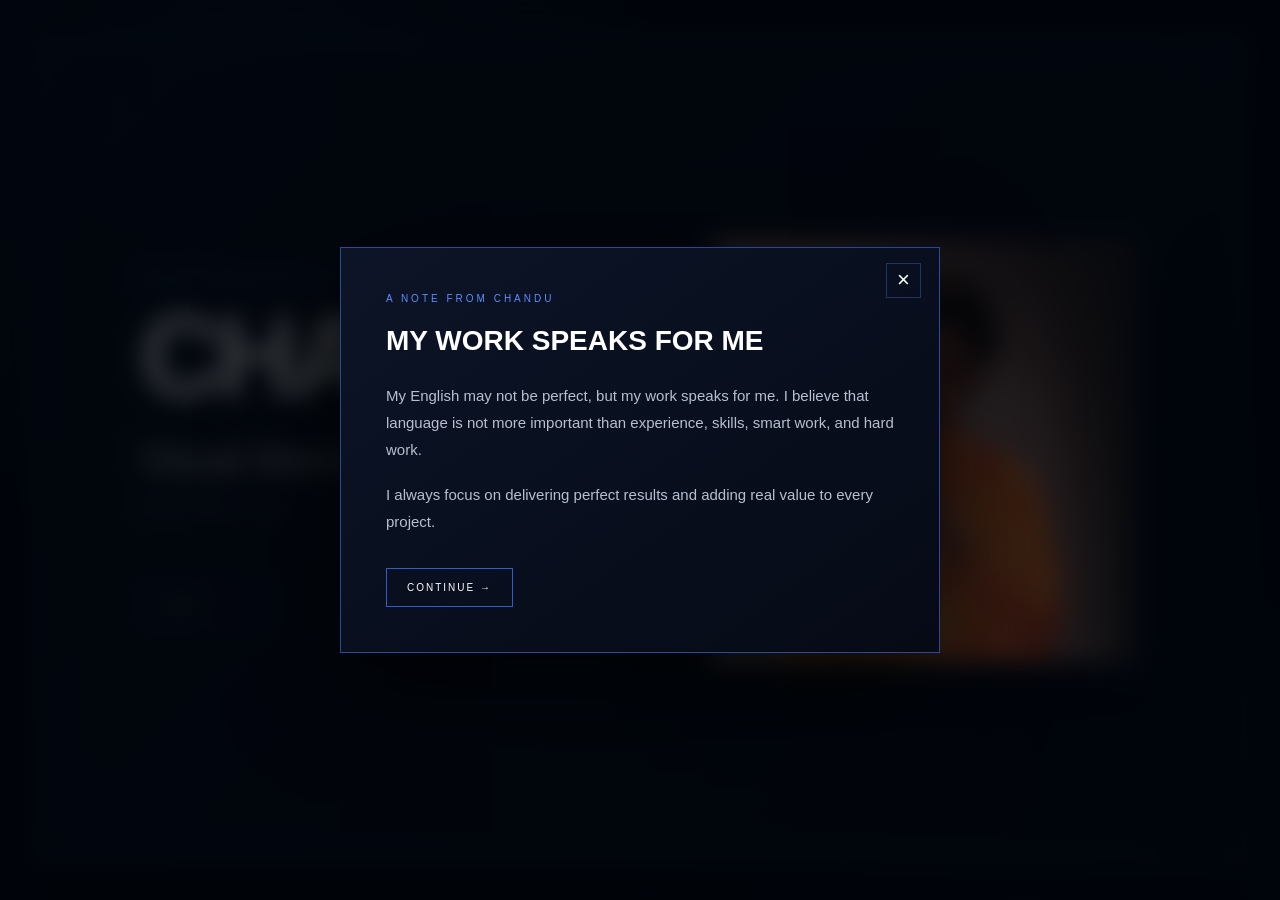
<file: index.html>
<!DOCTYPE html>
<html lang="en">

<head>
    <meta charset="UTF-8">

    <meta
        name="viewport"
        content="width=device-width, initial-scale=1.0"
    >

    <meta
        name="description"
        content="CHANDU — Visual Merchandiser Portfolio"
    >

    <title>CHANDU — Visual Merchandiser</title>

    <link
        rel="stylesheet"
        href="style.css"
    >
</head>


<body>

    <!-- ==============================
         BACKGROUND
    =============================== -->

    <div class="background-glow"></div>


    <!-- ==============================
         PORTFOLIO BOOK
    =============================== -->

    <main class="book-wrapper">

        <div class="book" id="book">


            <!-- ==============================
                 PAGE 01 — COVER
            =============================== -->

            <section
                class="book-page page-one active"
                id="pageOne"
            >

                <div class="page-number">
                    01
                </div>


                <!-- LEFT -->

                <div class="page-one-left">

                    <p class="small-label">
                        VISUAL MERCHANDISER
                    </p>

                    <h1 class="main-name">
                        CHANDU
                    </h1>

                    <h2 class="main-role">
                        Visual Merchandiser
                    </h2>

                    <p class="location">
                        Hyderabad, India
                    </p>


                    <button
                        type="button"
                        class="next-button"
                        id="nextButton"
                    >
                        NEXT
                        <span>→</span>
                    </button>

                </div>


                <!-- RIGHT -->

                <div class="page-one-right">

                    <div class="profile-frame">

                        <img
                            src="assets/profile.jpg"
                            alt="CHANDU - Visual Merchandiser"
                            class="profile-image"
                            loading="eager"
                        >

                    </div>

                </div>

            </section>



            <!-- ==============================
                 PAGE 02 — ABOUT
            =============================== -->

            <section
                class="book-page page-two"
                id="pageTwo"
            >

                <div class="page-number page-number-two">
                    02
                </div>


                <div class="about-page">


                    <!-- HEADER -->

                    <div class="about-header">

                        <p class="small-label">
                            VISUAL MERCHANDISER
                        </p>

                        <h1>
                            CHANDU
                        </h1>

                        <div class="header-line"></div>

                        <h2>
                            ABOUT ME
                        </h2>

                    </div>


                    <!-- ABOUT CONTENT -->

                    <div class="about-content">

                        <p>
                            I am a Visual Merchandiser with
                            hands-on experience in retail store
                            presentation, product placement,
                            mannequin styling and visual
                            merchandising standards.
                        </p>


                        <p>
                            My experience includes working with
                            retail teams to maintain brand
                            standards, execute seasonal launches,
                            develop product displays and create
                            commercially effective store
                            presentations.
                        </p>


                        <p>
                            I focus on combining creativity with
                            commercial awareness — making sure
                            every display is visually strong,
                            customer-focused and aligned with
                            the brand identity.
                        </p>


                        <div class="about-skills">

                            <span>VM Standards</span>
                            <span>Planogram</span>
                            <span>Product Placement</span>
                            <span>Mannequin Styling</span>
                            <span>Store Presentation</span>
                            <span>Seasonal Launches</span>

                        </div>

                    </div>


                    <!-- NAVIGATION -->

                    <div class="page-two-navigation">

                        <button
                            type="button"
                            class="navigation-button"
                            id="previousButton"
                        >
                            ← PREVIOUS
                        </button>


                        <span class="page-counter">
                            02 / 05
                        </span>


                        <a
                            href="experience.html"
                            class="navigation-button"
                        >
                            NEXT →
                        </a>

                    </div>

                </div>

            </section>

        </div>

    </main>



    <!-- ==============================
         PROFESSIONAL NOTE POPUP
    =============================== -->

    <div
        class="note-overlay"
        id="noteOverlay"
        aria-hidden="true"
    >

        <div
            class="note-popup"
            role="dialog"
            aria-modal="true"
            aria-labelledby="noteTitle"
        >

            <button
                type="button"
                class="note-close"
                id="noteClose"
                aria-label="Close"
            >
                ×
            </button>


            <p class="note-label">
                A NOTE FROM CHANDU
            </p>


            <h2 id="noteTitle">
                MY WORK SPEAKS FOR ME
            </h2>


            <p class="note-text">
                My English may not be perfect, but my work
                speaks for me. I believe that language is not
                more important than experience, skills,
                smart work, and hard work.
            </p>


            <p class="note-text">
                I always focus on delivering perfect results
                and adding real value to every project.
            </p>


            <button
                type="button"
                class="note-button"
                id="noteContinue"
            >
                CONTINUE →
            </button>

        </div>

    </div>



    <script src="script.js"></script>

</body>

</html>
</file>
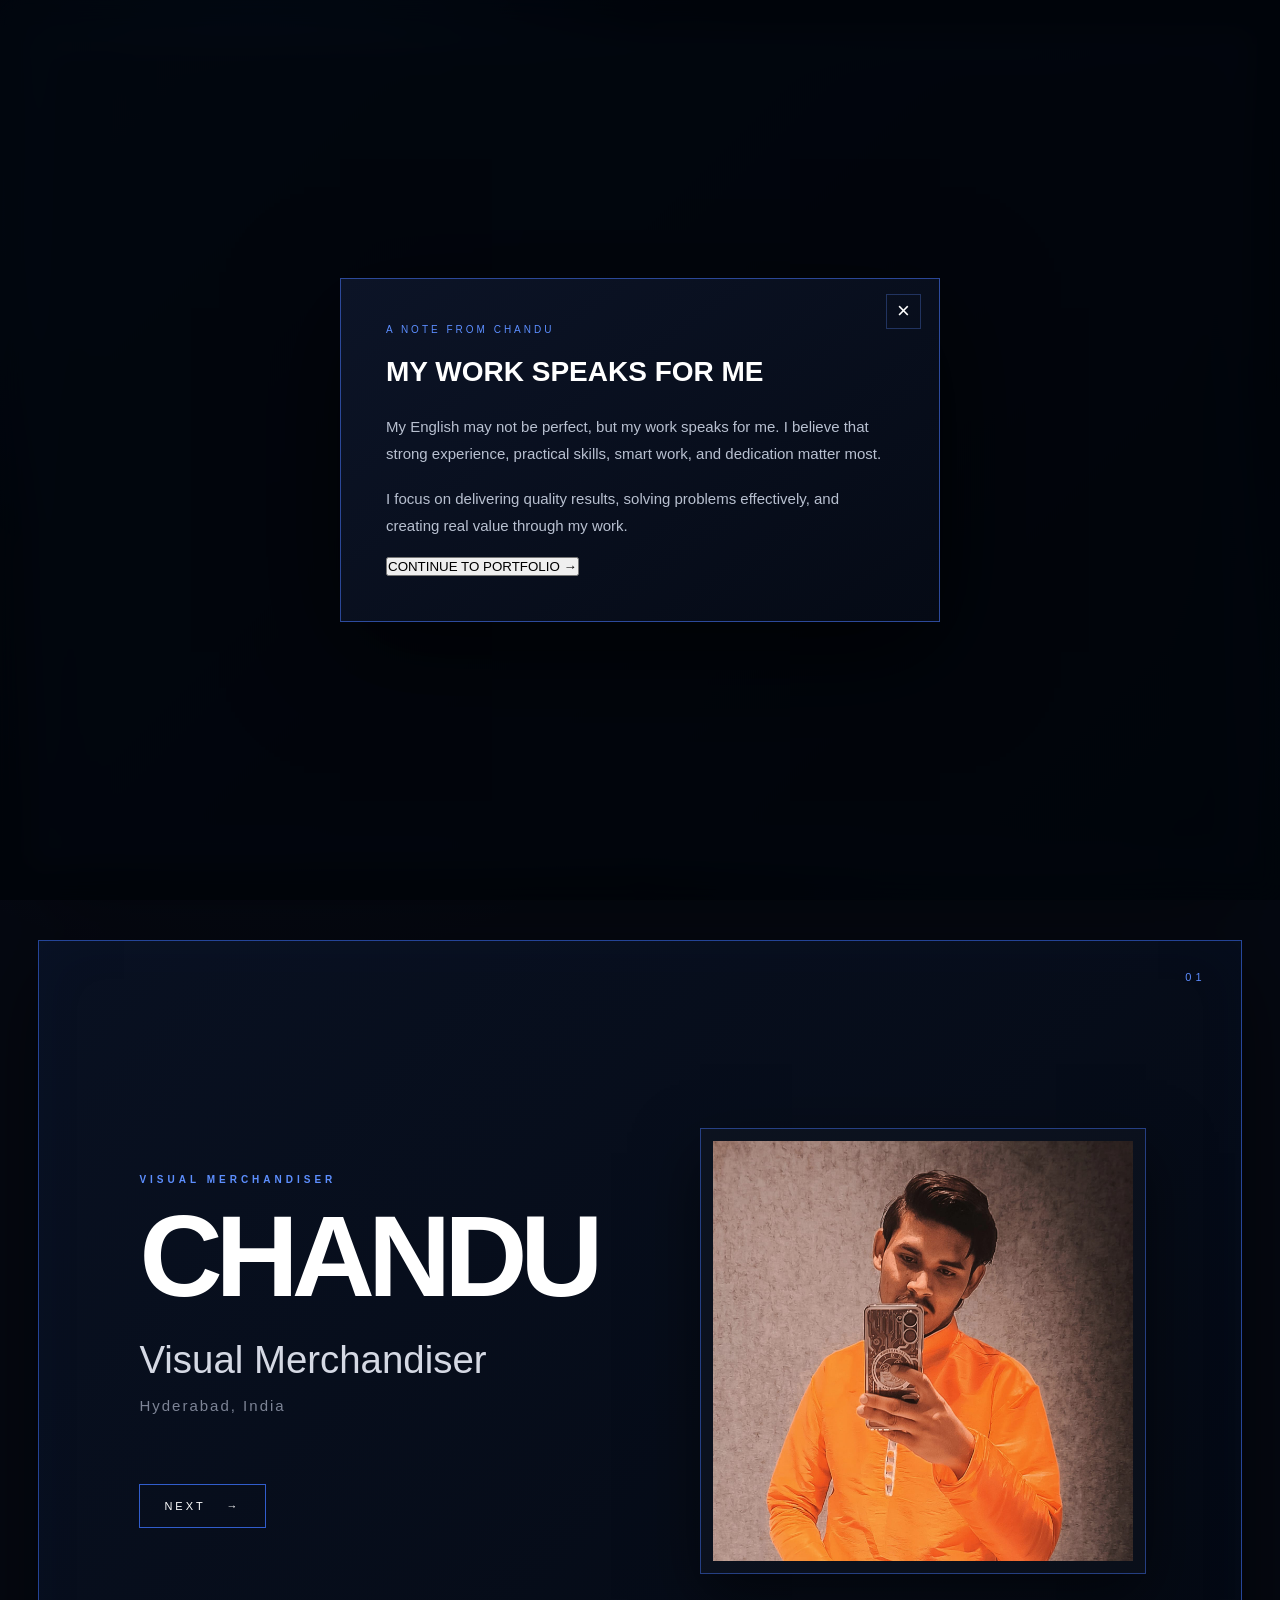
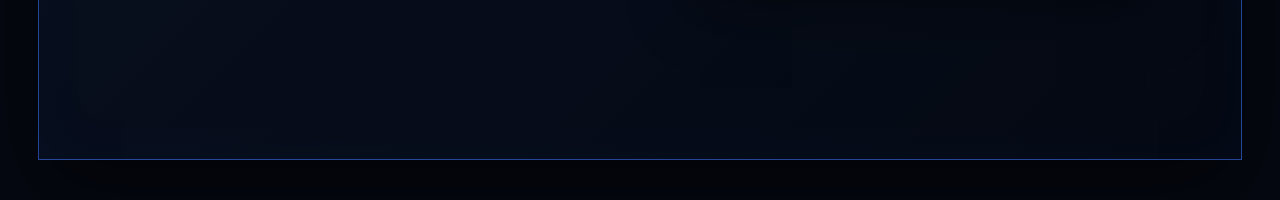
<file: Index.html>
<!DOCTYPE html>
<html lang="en">

<head>

    <meta charset="UTF-8">

    <meta
        name="viewport"
        content="width=device-width, initial-scale=1.0"
    >

    <title>CHANDU — Visual Merchandiser</title>

    <link
        rel="stylesheet"
        href="style.css"
    >

</head>


<body>

<!DOCTYPE html>
<html lang="en">

<head>

    <meta charset="UTF-8">

    <meta
        name="viewport"
        content="width=device-width, initial-scale=1.0"
    >

    <title>CHANDU — Visual Merchandiser</title>

    <link
        rel="stylesheet"
        href="style.css"
    >

</head>

<body>


    <!-- =================================
         PROFESSIONAL NOTE POPUP
         ADD THIS AFTER <body>
    ================================== -->

    <div
        class="note-overlay"
        id="noteOverlay"
        aria-hidden="true"
    >

        <div
            class="note-popup"
            role="dialog"
            aria-modal="true"
            aria-labelledby="noteTitle"
        >

            <button
                type="button"
                class="note-close"
                id="noteClose"
                aria-label="Close note"
            >
                ×
            </button>

            <p class="note-label">
                A NOTE FROM CHANDU
            </p>

            <h2 id="noteTitle">
                MY WORK SPEAKS FOR ME
            </h2>

            <div class="note-line"></div>

            <p class="note-text">
                My English may not be perfect, but my work speaks for me.
                I believe that strong experience, practical skills, smart work,
                and dedication matter most.
            </p>

            <p class="note-text">
                I focus on delivering quality results, solving problems
                effectively, and creating real value through my work.
            </p>

            <button
                type="button"
                class="note-continue"
                id="noteContinue"
            >
                CONTINUE TO PORTFOLIO →
            </button>

        </div>

    </div>


    <!-- =================================
         YOUR EXISTING PORTFOLIO
         STARTS HERE
    ================================== -->

    <div class="background-glow"></div>

    <main class="book-wrapper">

        <div
            class="book"
            id="book"
        >

            <!-- PAGE 1 -->

            <section
                class="book-page page-one active"
                id="pageOne"
            >

                <!-- your existing Page 1 code -->

            </section>


            <!-- PAGE 2 -->

            <section
                class="book-page page-two"
                id="pageTwo"
            >

                <!-- your existing Page 2 code -->

            </section>

        </div>

    </main>


    <!-- JAVASCRIPT -->

    <script src="script.js"></script>

</body>

</html>
    <!-- =========================
         BACKGROUND
    ========================== -->

    <div class="background-glow"></div>


    <!-- =========================
         MAIN BOOK
    ========================== -->

    <main class="book-wrapper">


        <div
            class="book"
            id="book"
        >


            <!-- =========================
                 PAGE 1
            ========================== -->

            <section
                class="book-page page-one active"
                id="pageOne"
            >


                <!-- PAGE NUMBER -->

                <div class="page-number">
                    01
                </div>


                <!-- LEFT SIDE -->

                <div class="page-one-left">

                    <p class="small-label">
                        VISUAL MERCHANDISER
                    </p>


                    <h1 class="main-name">
                        CHANDU
                    </h1>


                    <h2 class="main-role">
                        Visual Merchandiser
                    </h2>


                    <p class="location">
                        Hyderabad, India
                    </p>


                    <button
                        class="next-button"
                        id="nextButton"
                        type="button"
                    >

                        NEXT
                        <span>→</span>

                    </button>

                </div>


                <!-- RIGHT SIDE -->

                <div class="page-one-right">

                    <div class="profile-frame">

                        <img
                            src="assets/profile.jpg"
                            alt="CHANDU - Visual Merchandiser"
                            class="profile-image"
                        >

                    </div>

                </div>


            </section>



            <!-- =========================
                 PAGE 2
            ========================== -->

            <section
                class="book-page page-two"
                id="pageTwo"
            >


                <!-- PAGE NUMBER -->

                <div class="page-number page-number-two">
                    02
                </div>


                <!-- PAGE 2 CONTENT -->

                <div class="about-page">


                    <!-- HEADER -->

                    <div class="about-header">

                        <p class="small-label">
                            VISUAL MERCHANDISER
                        </p>


                        <h1>
                            CHANDU
                        </h1>


                        <div class="header-line"></div>


                        <h2>
                            ABOUT ME
                        </h2>

                    </div>



                    <!-- ABOUT CONTENT -->

                    <div class="about-content">


                        <p>
                            I am a Visual Merchandiser with
                            hands-on experience in retail store
                            presentation, product placement,
                            mannequin styling and visual
                            merchandising standards.
                        </p>


                        <p>
                            My experience includes working with
                            retail teams to maintain brand
                            standards, execute seasonal launches,
                            develop product displays and create
                            commercially effective store
                            presentations.
                        </p>


                        <p>
                            I focus on combining creativity with
                            commercial awareness — making sure
                            every display is visually strong,
                            customer-focused and aligned with
                            the brand identity.
                        </p>


                        


                    </div>



                    <!-- PAGE 2 NAVIGATION -->

                    <div class="page-two-navigation">


                        <button
                            class="navigation-button"
                            id="previousButton"
                            type="button"
                        >

                            ← PREVIOUS

                        </button>


                        <span class="page-counter">
                            02 / 05
                        </span>


                        <a
                            href="experience.html"
                            class="navigation-button"
                        >

                            NEXT →

                        </a>


                    </div>


                </div>


            </section>


        </div>


    </main>



    <!-- =========================
         JAVASCRIPT
    ========================== -->

    <script src="script.js"></script>


</body>

</html>
</file>
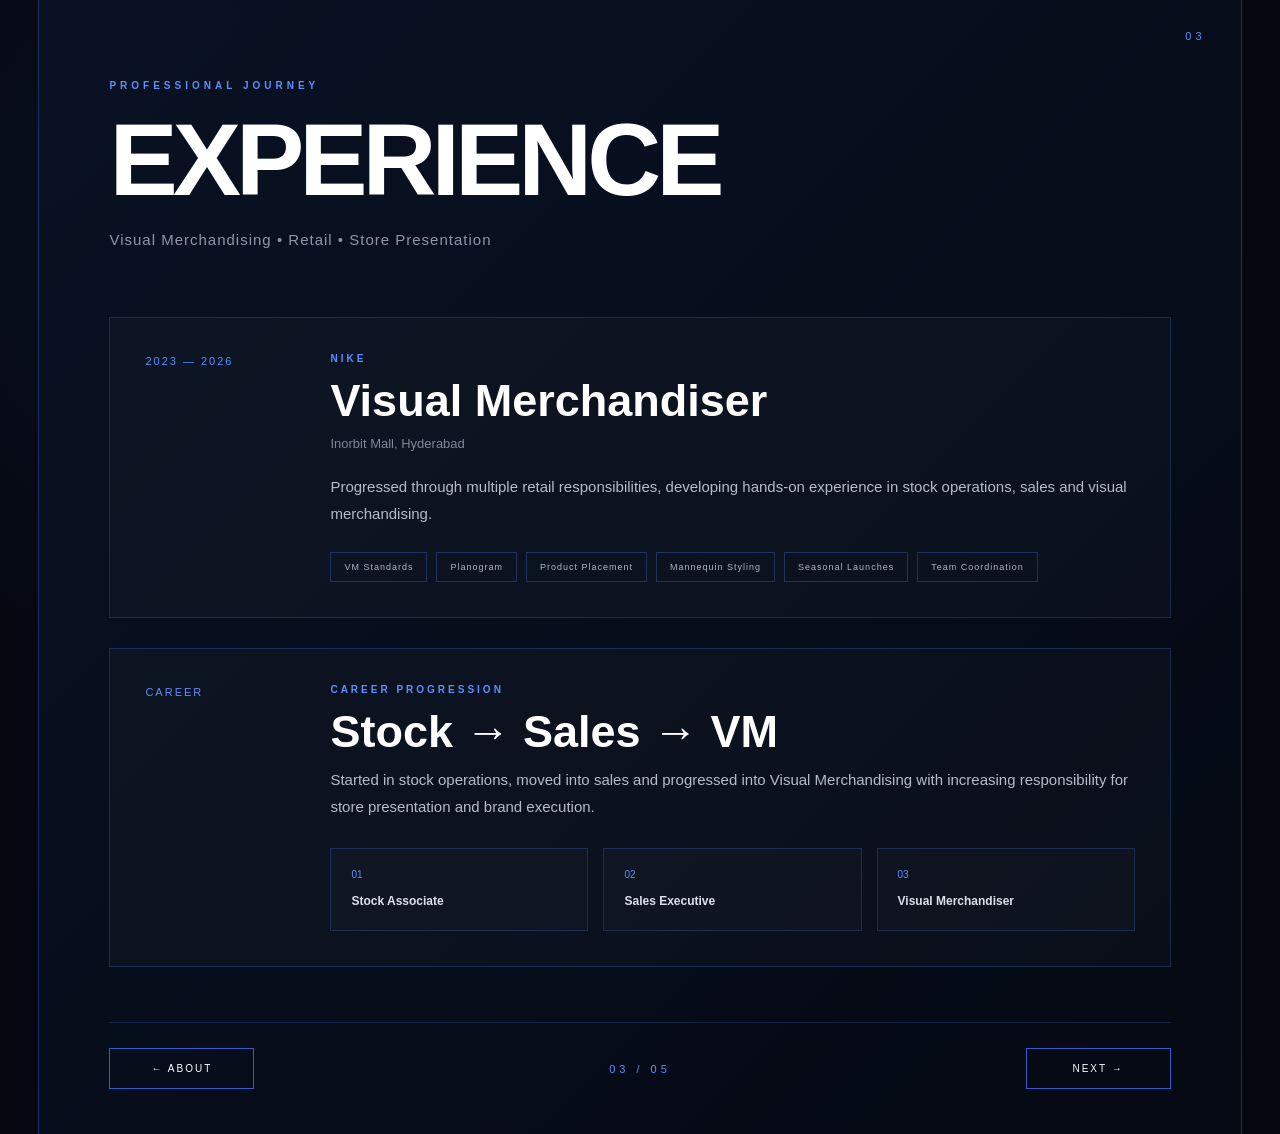
<file: experience.html>
<!DOCTYPE html>
<html lang="en">

<head>

    <meta charset="UTF-8">

    <meta
        name="viewport"
        content="width=device-width, initial-scale=1.0"
    >

    <meta
        name="description"
        content="CHANDU — Visual Merchandiser Experience"
    >

    <title>CHANDU — Experience</title>

    <link
        rel="stylesheet"
        href="style.css"
    >

</head>


<body>


<main class="experience-page">


    <!-- PAGE NUMBER -->

    <div class="page-number">
        03
    </div>


    <!-- HEADER -->

    <header class="experience-header">

        <p class="small-label">
            PROFESSIONAL JOURNEY
        </p>

        <h1>
            EXPERIENCE
        </h1>

        <p class="experience-subtitle">
            Visual Merchandising • Retail • Store Presentation
        </p>

    </header>


    <!-- EXPERIENCE CONTENT -->

    <section class="experience-content">


        <!-- NIKE -->

        <article class="experience-item">

            <div class="experience-year">
                2023 — 2026
            </div>


            <div class="experience-main">

                <p class="experience-brand">
                    NIKE
                </p>

                <h2>
                    Visual Merchandiser
                </h2>

                <p class="experience-location">
                    Inorbit Mall, Hyderabad
                </p>

                <p class="experience-description">
                    Progressed through multiple retail
                    responsibilities, developing hands-on
                    experience in stock operations, sales
                    and visual merchandising.
                </p>


                <div class="experience-points">

                    <span>VM Standards</span>

                    <span>Planogram</span>

                    <span>Product Placement</span>

                    <span>Mannequin Styling</span>

                    <span>Seasonal Launches</span>

                    <span>Team Coordination</span>

                </div>

            </div>

        </article>


        <!-- CAREER PROGRESSION -->

        <article class="experience-item">

            <div class="experience-year">
                CAREER
            </div>


            <div class="experience-main">

                <p class="experience-brand">
                    CAREER PROGRESSION
                </p>

                <h2>
                    Stock → Sales → VM
                </h2>

                <p class="experience-description">
                    Started in stock operations, moved into
                    sales and progressed into Visual
                    Merchandising with increasing
                    responsibility for store presentation
                    and brand execution.
                </p>


                <div class="career-track">


                    <div class="career-step">

                        <span>01</span>

                        <strong>
                            Stock Associate
                        </strong>

                    </div>


                    <div class="career-step">

                        <span>02</span>

                        <strong>
                            Sales Executive
                        </strong>

                    </div>


                    <div class="career-step">

                        <span>03</span>

                        <strong>
                            Visual Merchandiser
                        </strong>

                    </div>


                </div>

            </div>

        </article>


    </section>


    <!-- NAVIGATION -->

    <nav class="page-navigation">

        <a
            href="index.html"
            class="navigation-button"
        >
            ← ABOUT
        </a>


        <span class="page-counter">
            03 / 05
        </span>


        <a
            href="gallery.html"
            class="navigation-button"
        >
            NEXT →
        </a>

    </nav>


</main>


</body>

</html>
</file>
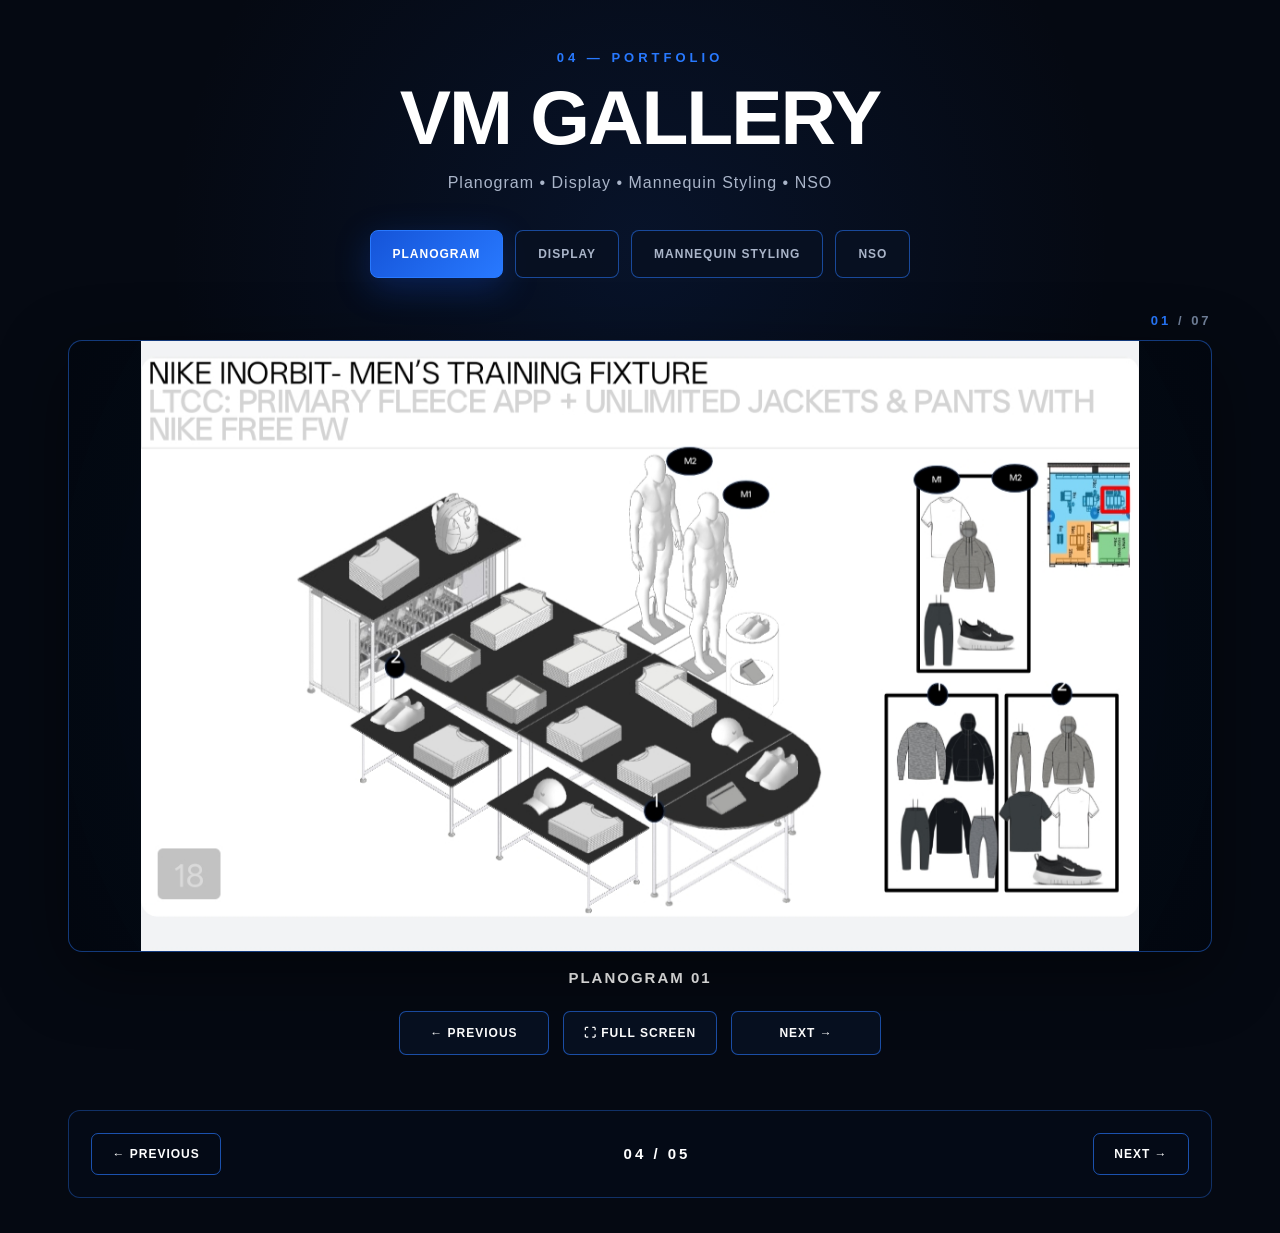
<file: gallery.html>
<!DOCTYPE html>
<html lang="en">

<head>

    <meta charset="UTF-8">

    <meta
        name="viewport"
        content="width=device-width, initial-scale=1.0"
    >

    <meta
        name="description"
        content="CHANDU Visual Merchandising Portfolio Gallery"
    >

    <title>CHANDU — VM Gallery</title>

    <link
        rel="stylesheet"
        href="gallery.css"
    >

</head>


<body>

<main class="gallery-page">


    <!-- =====================================
         HEADER
    ====================================== -->

    <header class="gallery-header">

        <p class="small-label">
            04 — PORTFOLIO
        </p>

        <h1>
            VM GALLERY
        </h1>

        <p class="subtitle">
            Planogram • Display • Mannequin Styling • NSO
        </p>

    </header>



    <!-- =====================================
         CATEGORY BUTTONS
    ====================================== -->

    <nav
        class="category-buttons"
        aria-label="Gallery categories"
    >

        <button
            type="button"
            class="category-btn active"
            data-category="planogram"
        >
            PLANOGRAM
        </button>


        <button
            type="button"
            class="category-btn"
            data-category="display"
        >
            DISPLAY
        </button>


        <button
            type="button"
            class="category-btn"
            data-category="mannequin"
        >
            MANNEQUIN STYLING
        </button>


        <button
            type="button"
            class="category-btn"
            data-category="nso"
        >
            NSO
        </button>

    </nav>



    <!-- =====================================
         IMAGE VIEWER
    ====================================== -->

    <section
        class="gallery-viewer"
        aria-live="polite"
    >

        <!-- IMAGE COUNTER -->

        <div class="image-number">

            <span id="currentNumber">
                01
            </span>

            <span>
                /
            </span>

            <span id="totalNumber">
                07
            </span>

        </div>



        <!-- IMAGE FRAME -->

        <div
            class="image-frame"
            id="imageFrame"
        >

            <div
                class="image-loading"
                id="imageLoading"
            >
                LOADING...
            </div>


            <img
                id="galleryImage"
                src="assets/p1.jpeg"
                alt="Planogram 01"
                decoding="async"
                fetchpriority="high"
            >

        </div>



        <!-- TITLE -->

        <div
            class="image-title"
            id="imageTitle"
        >
            PLANOGRAM 01
        </div>


    </section>



    <!-- =====================================
         IMAGE CONTROLS
    ====================================== -->

    <div class="gallery-controls">


        <button
            type="button"
            id="previousImage"
            class="control-btn"
        >
            ← PREVIOUS
        </button>


        <button
            type="button"
            id="fullscreenImage"
            class="control-btn"
        >
            ⛶ FULL SCREEN
        </button>


        <button
            type="button"
            id="nextImage"
            class="control-btn"
        >
            NEXT →
        </button>


    </div>



    <!-- =====================================
         PAGE NAVIGATION
    ====================================== -->

    <div class="page-navigation">


        <a
            href="experience.html"
            class="page-btn"
        >
            ← PREVIOUS
        </a>


        <span class="page-counter">
            04 / 05
        </span>


        <a
            href="contact.html"
            class="page-btn"
        >
            NEXT →
        </a>


    </div>


</main>



<script src="gallery.js"></script>

</body>

</html>
</file>
<file: style.css>
/* =========================================
   RESET
========================================= */

* {
    margin: 0;
    padding: 0;
    box-sizing: border-box;
}


html {
    scroll-behavior: smooth;
}


body {
    min-height: 100vh;
    background: #050811;
    color: #ffffff;
    font-family: Arial, Helvetica, sans-serif;
    overflow-x: hidden;
}


/* =========================================
   BACKGROUND
========================================= */

.background-glow {
    position: fixed;
    inset: 0;

    background:
        radial-gradient(
            circle at 20% 20%,
            rgba(31, 88, 190, 0.12),
            transparent 35%
        ),
        radial-gradient(
            circle at 80% 80%,
            rgba(40, 90, 180, 0.08),
            transparent 35%
        );

    pointer-events: none;
    z-index: -1;
}


/* =========================================
   BOOK
========================================= */

.book-wrapper {
    width: 100%;
    min-height: 100vh;

    display: flex;
    justify-content: center;
    align-items: center;

    padding: 30px;
}


.book {
    width: min(1400px, 94vw);
    min-height: 820px;

    position: relative;

    border: 1px solid rgba(62, 116, 255, 0.55);

    background:
        linear-gradient(
            135deg,
            rgba(9, 17, 34, 0.98),
            rgba(4, 9, 19, 0.98)
        );

    box-shadow:
        0 30px 80px rgba(0, 0, 0, 0.55),
        inset 0 0 60px rgba(38, 86, 180, 0.04);

    overflow: hidden;
}


/* =========================================
   COMMON PAGE
========================================= */

.book-page {
    width: 100%;
    min-height: 820px;

    position: absolute;
    inset: 0;

    display: none;

    padding: 70px;

    opacity: 0;

    transform: translateX(30px);

    transition:
        opacity 0.5s ease,
        transform 0.5s ease;
}


.book-page.active {
    display: flex;

    opacity: 1;

    transform: translateX(0);
}


/* =========================================
   PAGE NUMBER
========================================= */

.page-number {
    position: absolute;

    top: 28px;
    right: 35px;

    color: #4c82ff;

    font-size: 11px;
    letter-spacing: 4px;
}


/* =========================================
   SMALL LABEL
========================================= */

.small-label {
    color: #5d8fff;

    font-size: 11px;
    font-weight: 600;

    letter-spacing: 4px;

    margin-bottom: 22px;
}


/* =========================================
   PAGE 01
========================================= */

.page-one {
    display: none;

    grid-template-columns: 1fr 1fr;

    gap: 70px;

    align-items: center;
}


.page-one.active {
    display: grid;
}


.page-one-left {
    padding-left: 30px;
}


.main-name {
    font-size: clamp(70px, 9vw, 150px);

    line-height: 0.9;

    letter-spacing: -7px;

    font-weight: 800;

    margin-bottom: 30px;
}


.main-role {
    font-size: clamp(24px, 3vw, 40px);

    font-weight: 400;

    color: #d5d9e4;

    margin-bottom: 15px;
}


.location {
    color: #7d8496;

    font-size: 15px;

    letter-spacing: 2px;
}


/* =========================================
   NEXT BUTTON
========================================= */

.next-button {
    margin-top: 70px;

    padding: 15px 24px;

    background: transparent;

    border: 1px solid #315dcc;

    color: #ffffff;

    cursor: pointer;

    font-size: 11px;

    letter-spacing: 3px;

    transition: all 0.3s ease;
}


.next-button span {
    margin-left: 15px;
}


.next-button:hover {
    background: #315dcc;

    transform: translateX(5px);
}


/* =========================================
   PROFILE
========================================= */

.page-one-right {
    display: flex;

    justify-content: center;

    align-items: center;
}


.profile-frame {
    width: min(500px, 90%);

    aspect-ratio: 1 / 1;

    border: 1px solid rgba(70, 120, 255, 0.45);

    padding: 12px;

    background: rgba(255, 255, 255, 0.02);

    box-shadow:
        0 25px 60px rgba(0, 0, 0, 0.5);
}


.profile-image {
    width: 100%;
    height: 100%;

    display: block;

    object-fit: cover;

    object-position: center;

    filter: saturate(0.95);
}


/* =========================================
   PAGE 02
========================================= */

.page-two {
    display: none;
}


.page-two.active {
    display: block;
}


.about-page {
    width: 100%;
    height: 100%;

    display: flex;

    flex-direction: column;

    justify-content: space-between;
}


/* =========================================
   ABOUT HEADER
========================================= */

.about-header {
    max-width: 850px;
}


.about-header h1 {
    font-size: clamp(50px, 7vw, 100px);

    line-height: 0.95;

    letter-spacing: -4px;

    margin-bottom: 20px;
}


.header-line {
    width: 100%;

    height: 1px;

    background: rgba(76, 130, 255, 0.35);

    margin: 25px 0;
}


.about-header h2 {
    color: #ffffff;

    font-size: clamp(22px, 3vw, 38px);

    letter-spacing: 2px;
}


/* =========================================
   ABOUT CONTENT
========================================= */

.about-content {
    width: min(900px, 100%);

    margin-top: 50px;
}


.about-content p {
    max-width: 850px;

    color: #b8becb;

    font-size: 17px;

    line-height: 1.9;

    margin-bottom: 25px;
}


/* =========================================
   SKILLS
========================================= */

.about-skills {
    display: flex;

    flex-wrap: wrap;

    gap: 10px;

    margin-top: 35px;
}


.about-skills span {
    padding: 10px 16px;

    border: 1px solid rgba(64, 104, 205, 0.45);

    color: #aeb7ca;

    font-size: 11px;

    letter-spacing: 1px;
}


/* =========================================
   PAGE NAVIGATION
========================================= */

.page-two-navigation {
    width: 100%;

    display: flex;

    justify-content: space-between;

    align-items: center;

    gap: 20px;

    margin-top: 50px;

    padding-top: 25px;

    border-top: 1px solid rgba(60, 100, 190, 0.25);
}


.navigation-button {
    display: inline-flex;

    align-items: center;

    justify-content: center;

    min-width: 145px;

    padding: 14px 20px;

    background: transparent;

    border: 1px solid #315dcc;

    color: #ffffff;

    text-decoration: none;

    font-size: 10px;

    letter-spacing: 2px;

    cursor: pointer;

    transition: all 0.3s ease;
}


.navigation-button:hover {
    background: #315dcc;

    transform: translateY(-2px);
}


.page-counter {
    color: #5c87ee;

    font-size: 12px;

    letter-spacing: 5px;
}


/* =========================================
   NOTE POPUP
========================================= */

.note-overlay {
    position: fixed;

    inset: 0;

    z-index: 9999;

    display: flex;

    justify-content: center;

    align-items: center;

    padding: 25px;

    background: rgba(1, 4, 10, 0.78);

    backdrop-filter: blur(12px);

    opacity: 0;

    visibility: hidden;

    transition:
        opacity 0.35s ease,
        visibility 0.35s ease;
}


.note-overlay.show {
    opacity: 1;

    visibility: visible;
}


.note-popup {
    width: min(600px, 100%);

    position: relative;

    padding: 45px;

    background:
        linear-gradient(
            145deg,
            #0c1427,
            #050a15
        );

    border: 1px solid rgba(73, 120, 255, 0.55);

    box-shadow:
        0 30px 100px rgba(0, 0, 0, 0.7);

    transform: translateY(25px) scale(0.96);

    transition: transform 0.35s ease;
}


.note-overlay.show .note-popup {
    transform: translateY(0) scale(1);
}


.note-close {
    position: absolute;

    top: 15px;
    right: 18px;

    width: 35px;
    height: 35px;

    border: 1px solid rgba(80, 120, 220, 0.35);

    background: transparent;

    color: #ffffff;

    font-size: 22px;

    cursor: pointer;
}


.note-label {
    color: #5c8eff;

    font-size: 10px;

    letter-spacing: 3px;

    margin-bottom: 20px;
}


.note-popup h2 {
    font-size: 28px;

    line-height: 1.2;

    margin-bottom: 25px;
}


.note-text {
    color: #b8c0d0;

    font-size: 15px;

    line-height: 1.8;

    margin-bottom: 18px;
}


.note-button {
    margin-top: 15px;

    padding: 13px 20px;

    border: 1px solid #315dcc;

    background: transparent;

    color: #ffffff;

    cursor: pointer;

    font-size: 10px;

    letter-spacing: 2px;

    transition: 0.3s ease;
}


.note-button:hover {
    background: #315dcc;
}


/* =========================================
   TABLET
========================================= */

@media (max-width: 900px) {

    .book-wrapper {
        padding: 15px;
    }


    .book {
        width: 100%;
        min-height: auto;
    }


    .book-page {
        min-height: 850px;

        padding: 55px 35px;
    }


    .page-one {
        grid-template-columns: 1fr;

        gap: 45px;

        text-align: center;

        padding-top: 70px;
    }


    .page-one-left {
        padding-left: 0;
    }


    .main-name {
        letter-spacing: -4px;
    }


    .page-one-right {
        order: -1;
    }


    .profile-frame {
        width: min(340px, 75vw);
    }


    .next-button {
        margin-top: 40px;
    }


    .about-content p {
        font-size: 15px;

        line-height: 1.75;
    }

}


/* =========================================
   MOBILE
========================================= */

@media (max-width: 600px) {

    body {
        background: #050811;
    }


    .book-wrapper {
        padding: 0;
    }


    .book {
        width: 100%;

        min-height: 100vh;

        border-left: none;

        border-right: none;
    }


    .book-page {
        min-height: 100vh;

        padding:
            60px
            22px
            30px;
    }


    .page-number {
        top: 20px;

        right: 20px;

        font-size: 9px;
    }


    .page-one {
        display: none;

        grid-template-columns: 1fr;

        align-content: center;

        gap: 35px;
    }


    .page-one.active {
        display: grid;
    }


    .page-one-right {
        order: -1;
    }


    .profile-frame {
        width: min(270px, 75vw);

        padding: 8px;
    }


    .main-name {
        font-size: clamp(58px, 18vw, 90px);

        letter-spacing: -4px;

        margin-bottom: 18px;
    }


    .main-role {
        font-size: 23px;

        line-height: 1.3;
    }


    .location {
        font-size: 12px;
    }


    .next-button {
        margin-top: 35px;
    }


    /* ABOUT MOBILE */

    .page-two {
        padding:
            55px
            22px
            25px;
    }


    .about-header h1 {
        font-size: 55px;

        letter-spacing: -3px;
    }


    .about-header h2 {
        font-size: 24px;
    }


    .about-content {
        margin-top: 30px;
    }


    .about-content p {
        font-size: 14px;

        line-height: 1.75;

        margin-bottom: 20px;
    }


    .about-skills {
        gap: 7px;

        margin-top: 25px;
    }


    .about-skills span {
        font-size: 9px;

        padding: 8px 10px;
    }


    .page-two-navigation {
        flex-wrap: wrap;

        margin-top: 30px;

        justify-content: center;
    }


    .page-counter {
        order: -1;

        width: 100%;

        text-align: center;

        margin-bottom: 10px;
    }


    .navigation-button {
        min-width: 125px;

        padding: 12px 10px;

        font-size: 9px;
    }


    /* POPUP */

    .note-popup {
        padding: 32px 24px;
    }


    .note-popup h2 {
        font-size: 23px;
    }


    .note-text {
        font-size: 13px;

        line-height: 1.7;
    }

}


/* =========================================
   VERY SMALL MOBILE
========================================= */

@media (max-width: 380px) {

    .profile-frame {
        width: 230px;
    }


    .main-name {
        font-size: 55px;
    }


    .main-role {
        font-size: 20px;
    }


    .book-page {
        padding-left: 18px;
        padding-right: 18px;
    }

}

* {
    margin: 0;
    padding: 0;
    box-sizing: border-box;
}


html {
    scroll-behavior: smooth;
}


body {
    min-height: 100vh;

    background:
        radial-gradient(
            circle at 20% 20%,
            rgba(40, 90, 180, 0.10),
            transparent 35%
        ),
        #050811;

    color: #ffffff;

    font-family:
        Arial,
        Helvetica,
        sans-serif;
}


/* =========================================
   MAIN PAGE
========================================= */

.experience-page {
    width: min(1400px, 94vw);

    min-height: 100vh;

    margin: 0 auto;

    padding:
        80px
        70px
        45px;

    position: relative;

    border-left: 1px solid rgba(70, 120, 255, 0.35);

    border-right: 1px solid rgba(70, 120, 255, 0.35);

    background:
        linear-gradient(
            135deg,
            rgba(10, 18, 35, 0.96),
            rgba(4, 9, 19, 0.98)
        );
}


/* =========================================
   PAGE NUMBER
========================================= */

.page-number {
    position: absolute;

    top: 30px;
    right: 35px;

    color: #5c8cff;

    font-size: 11px;

    letter-spacing: 4px;
}


/* =========================================
   HEADER
========================================= */

.experience-header {
    max-width: 900px;

    margin-bottom: 65px;
}


.small-label {
    color: #5d8fff;

    font-size: 10px;

    font-weight: 700;

    letter-spacing: 4px;

    margin-bottom: 20px;
}


.experience-header h1 {
    font-size:
        clamp(52px, 8vw, 110px);

    line-height: 0.95;

    letter-spacing: -5px;

    margin-bottom: 20px;
}


.experience-subtitle {
    color: #8e96a8;

    font-size: 15px;

    letter-spacing: 1px;

    line-height: 1.6;
}


/* =========================================
   EXPERIENCE CONTENT
========================================= */

.experience-content {
    display: flex;

    flex-direction: column;

    gap: 30px;
}


/* =========================================
   EXPERIENCE CARD
========================================= */

.experience-item {
    display: grid;

    grid-template-columns:
        150px
        1fr;

    gap: 35px;

    padding: 35px;

    border: 1px solid
        rgba(65, 105, 200, 0.30);

    background:
        rgba(255, 255, 255, 0.018);
}


/* =========================================
   YEAR
========================================= */

.experience-year {
    color: #5d8fff;

    font-size: 11px;

    letter-spacing: 2px;

    line-height: 1.6;
}


/* =========================================
   MAIN
========================================= */

.experience-brand {
    color: #5d8fff;

    font-size: 10px;

    font-weight: 700;

    letter-spacing: 3px;

    margin-bottom: 12px;
}


.experience-main h2 {
    font-size:
        clamp(25px, 4vw, 45px);

    line-height: 1.1;

    margin-bottom: 10px;
}


.experience-location {
    color: #7f8799;

    font-size: 13px;

    margin-bottom: 22px;
}


.experience-description {
    max-width: 850px;

    color: #b6bdca;

    font-size: 15px;

    line-height: 1.8;
}


/* =========================================
   SKILLS
========================================= */

.experience-points {
    display: flex;

    flex-wrap: wrap;

    gap: 9px;

    margin-top: 25px;
}


.experience-points span {
    padding: 9px 13px;

    border:
        1px solid
        rgba(70, 110, 210, 0.35);

    color: #aeb7ca;

    font-size: 9px;

    letter-spacing: 1px;
}


/* =========================================
   CAREER TRACK
========================================= */

.career-track {
    display: grid;

    grid-template-columns:
        repeat(3, 1fr);

    gap: 15px;

    margin-top: 28px;
}


.career-step {
    padding: 20px;

    border:
        1px solid
        rgba(70, 110, 210, 0.28);

    background:
        rgba(255, 255, 255, 0.015);
}


.career-step span {
    display: block;

    color: #5d8fff;

    font-size: 10px;

    margin-bottom: 12px;
}


.career-step strong {
    display: block;

    color: #dce1eb;

    font-size: 12px;

    line-height: 1.5;
}


/* =========================================
   NAVIGATION
========================================= */

.page-navigation {
    display: flex;

    align-items: center;

    justify-content: space-between;

    gap: 20px;

    margin-top: 55px;

    padding-top: 25px;

    border-top:
        1px solid
        rgba(65, 105, 200, 0.25);
}


.navigation-button {
    display: inline-flex;

    align-items: center;

    justify-content: center;

    min-width: 145px;

    padding: 14px 20px;

    border:
        1px solid
        #315dcc;

    background: transparent;

    color: #ffffff;

    text-decoration: none;

    font-size: 10px;

    letter-spacing: 2px;

    transition: 0.3s ease;
}


.navigation-button:hover {
    background: #315dcc;

    transform: translateY(-2px);
}


.page-counter {
    color: #5d8fff;

    font-size: 11px;

    letter-spacing: 4px;
}


/* =========================================
   TABLET
========================================= */

@media (max-width: 850px) {

    .experience-page {
        width: 100%;

        padding:
            65px
            35px
            35px;
    }


    .experience-item {
        grid-template-columns: 1fr;

        gap: 15px;
    }


    .career-track {
        grid-template-columns: 1fr;
    }

}


/* =========================================
   MOBILE
========================================= */

@media (max-width: 600px) {

    .experience-page {
        width: 100%;

        min-height: 100vh;

        padding:
            60px
            20px
            25px;

        border-left: none;

        border-right: none;
    }


    .page-number {
        top: 20px;

        right: 20px;

        font-size: 9px;
    }


    .experience-header {
        margin-bottom: 35px;
    }


    .experience-header h1 {
        font-size: 55px;

        letter-spacing: -3px;
    }


    .experience-subtitle {
        font-size: 12px;
    }


    .experience-item {
        padding: 22px;

        gap: 18px;
    }


    .experience-main h2 {
        font-size: 28px;
    }


    .experience-description {
        font-size: 13px;

        line-height: 1.75;
    }


    .experience-points {
        gap: 6px;
    }


    .experience-points span {
        font-size: 8px;

        padding: 8px 9px;
    }


    .career-step {
        padding: 15px;
    }


    .page-navigation {
        flex-wrap: wrap;

        justify-content: center;

        margin-top: 35px;
    }


    .page-counter {
        width: 100%;

        text-align: center;

        order: -1;

        margin-bottom: 5px;
    }


    .navigation-button {
        min-width: 125px;

        padding: 12px 10px;

        font-size: 9px;
    }

}
</file>
<file: gallery.css>
/* =========================================================
   CHANDU VM PORTFOLIO
   GALLERY PAGE
========================================================= */

* {
    margin: 0;
    padding: 0;
    box-sizing: border-box;
}


html {
    scroll-behavior: smooth;
}


body {

    min-height: 100vh;

    background:
        radial-gradient(
            circle at 50% 20%,
            rgba(20, 65, 150, 0.18),
            transparent 40%
        ),
        #050912;

    color: #ffffff;

    font-family:
        Arial,
        Helvetica,
        sans-serif;

    overflow-x: hidden;
}


/* =========================================================
   MAIN PAGE
========================================================= */

.gallery-page {

    width: min(1450px, 94%);

    min-height: 100vh;

    margin: 0 auto;

    padding: 50px 30px 35px;

    position: relative;
}


/* =========================================================
   HEADER
========================================================= */

.gallery-header {

    text-align: center;

    margin-bottom: 38px;
}


.small-label {

    color: #2879ff;

    font-size: 13px;

    font-weight: 700;

    letter-spacing: 4px;

    margin-bottom: 14px;
}


.gallery-header h1 {

    font-size: clamp(42px, 6vw, 82px);

    line-height: 1;

    font-weight: 900;

    letter-spacing: -2px;

    margin-bottom: 18px;
}


.subtitle {

    color: #aab5c9;

    font-size: 16px;

    letter-spacing: 1px;
}


/* =========================================================
   CATEGORY BUTTONS
========================================================= */

.category-buttons {

    display: flex;

    justify-content: center;

    align-items: center;

    gap: 12px;

    flex-wrap: wrap;

    margin-bottom: 35px;
}


.category-btn {

    border: 1px solid rgba(40, 121, 255, 0.55);

    background: rgba(8, 17, 34, 0.9);

    color: #aab5c9;

    padding: 14px 22px;

    border-radius: 8px;

    font-size: 12px;

    font-weight: 800;

    letter-spacing: 1px;

    cursor: pointer;

    transition:
        background 0.25s ease,
        color 0.25s ease,
        border-color 0.25s ease,
        transform 0.25s ease;

    min-height: 48px;
}


.category-btn:hover {

    color: #ffffff;

    border-color: #2879ff;

    transform: translateY(-2px);
}


.category-btn.active {

    color: #ffffff;

    background:
        linear-gradient(
            135deg,
            #1554d8,
            #2879ff
        );

    border-color: #2879ff;

    box-shadow:
        0 10px 35px rgba(24, 96, 255, 0.25);
}


/* =========================================================
   VIEWER
========================================================= */

.gallery-viewer {

    width: 100%;

    display: flex;

    flex-direction: column;

    align-items: center;

    position: relative;
}


/* =========================================================
   IMAGE NUMBER
========================================================= */

.image-number {

    width: 100%;

    text-align: right;

    color: #71809a;

    font-size: 13px;

    font-weight: 700;

    letter-spacing: 3px;

    margin-bottom: 12px;
}


#currentNumber {

    color: #2879ff;
}


/* =========================================================
   IMAGE FRAME
========================================================= */

.image-frame {

    width: 100%;

    height: min(68vh, 760px);

    min-height: 400px;

    position: relative;

    display: flex;

    justify-content: center;

    align-items: center;

    overflow: hidden;

    border: 1px solid rgba(40, 121, 255, 0.45);

    border-radius: 14px;

    background:
        radial-gradient(
            circle,
            rgba(20, 40, 75, 0.35),
            rgba(2, 7, 15, 0.95)
        );

    box-shadow:
        0 20px 70px rgba(0, 0, 0, 0.45);

    cursor: zoom-in;
}


/* =========================================================
   IMAGE
========================================================= */

#galleryImage {

    width: 100%;

    height: 100%;

    object-fit: contain;

    display: block;

    opacity: 0;

    transform: scale(0.985);

    transition:
        opacity 0.35s ease,
        transform 0.35s ease;

    user-select: none;

    -webkit-user-drag: none;
}


#galleryImage.loaded {

    opacity: 1;

    transform: scale(1);
}


/* =========================================================
   LOADING
========================================================= */

.image-loading {

    position: absolute;

    inset: 0;

    display: flex;

    align-items: center;

    justify-content: center;

    color: #2879ff;

    font-size: 12px;

    font-weight: 800;

    letter-spacing: 3px;

    z-index: 2;

    pointer-events: none;
}


.image-loading.hidden {

    opacity: 0;

    visibility: hidden;

    transition:
        opacity 0.25s ease,
        visibility 0.25s ease;
}


/* =========================================================
   IMAGE TITLE
========================================================= */

.image-title {

    margin-top: 17px;

    color: #ffffff;

    font-size: 15px;

    font-weight: 800;

    letter-spacing: 2px;

    text-align: center;
}


/* =========================================================
   IMAGE CONTROLS
========================================================= */

.gallery-controls {

    display: flex;

    justify-content: center;

    align-items: center;

    gap: 14px;

    flex-wrap: wrap;

    margin-top: 25px;
}


.control-btn {

    min-width: 150px;

    padding: 14px 20px;

    border-radius: 7px;

    border: 1px solid rgba(40, 121, 255, 0.6);

    background: #071020;

    color: #ffffff;

    font-size: 12px;

    font-weight: 800;

    letter-spacing: 1px;

    cursor: pointer;

    transition:
        background 0.25s ease,
        transform 0.25s ease,
        box-shadow 0.25s ease;
}


.control-btn:hover {

    background: #1554d8;

    transform: translateY(-2px);

    box-shadow:
        0 10px 30px rgba(40, 121, 255, 0.25);
}


.control-btn:active {

    transform: translateY(0);
}


/* =========================================================
   PAGE NAVIGATION
========================================================= */

.page-navigation {

    width: 100%;

    margin-top: 55px;

    padding: 22px;

    border: 1px solid rgba(40, 121, 255, 0.35);

    border-radius: 12px;

    display: flex;

    align-items: center;

    justify-content: space-between;

    gap: 20px;

    background: rgba(5, 12, 25, 0.65);
}


.page-btn {

    text-decoration: none;

    color: #ffffff;

    border: 1px solid rgba(40, 121, 255, 0.65);

    padding: 13px 20px;

    border-radius: 7px;

    font-size: 12px;

    font-weight: 800;

    letter-spacing: 1px;

    transition:
        background 0.25s ease,
        transform 0.25s ease;
}


.page-btn:hover {

    background: #1554d8;

    transform: translateY(-2px);
}


.page-counter {

    color: #ffffff;

    font-size: 15px;

    font-weight: 800;

    letter-spacing: 3px;
}


/* =========================================================
   FULLSCREEN
========================================================= */

.image-frame.fullscreen-mode {

    position: fixed;

    inset: 0;

    width: 100vw;

    height: 100vh;

    z-index: 99999;

    border-radius: 0;

    border: none;

    background: #000000;

    cursor: zoom-out;
}


/* =========================================================
   RESPONSIVE
========================================================= */

@media (max-width: 800px) {

    .gallery-page {

        width: 94%;

        padding:
            35px 12px
            25px;
    }


    .gallery-header h1 {

        font-size: 42px;
    }


    .subtitle {

        font-size: 13px;

        line-height: 1.6;
    }


    .category-buttons {

        gap: 8px;
    }


    .category-btn {

        padding: 12px 14px;

        font-size: 10px;
    }


    .image-frame {

        height: 58vh;

        min-height: 320px;

        border-radius: 10px;
    }


    .gallery-controls {

        gap: 8px;
    }


    .control-btn {

        min-width: 110px;

        padding: 12px 10px;

        font-size: 10px;
    }


    .page-navigation {

        margin-top: 35px;

        padding: 15px;

        flex-direction: column;
    }


    .page-btn {

        width: 100%;

        text-align: center;
    }


    .page-counter {

        order: -1;
    }

}


@media (max-width: 480px) {

    .image-frame {

        height: 55vh;

        min-height: 280px;
    }


    .category-btn {

        width: 100%;
    }


    .gallery-controls {

        width: 100%;
    }


    .control-btn {

        width: 100%;
    }

}
</file>
